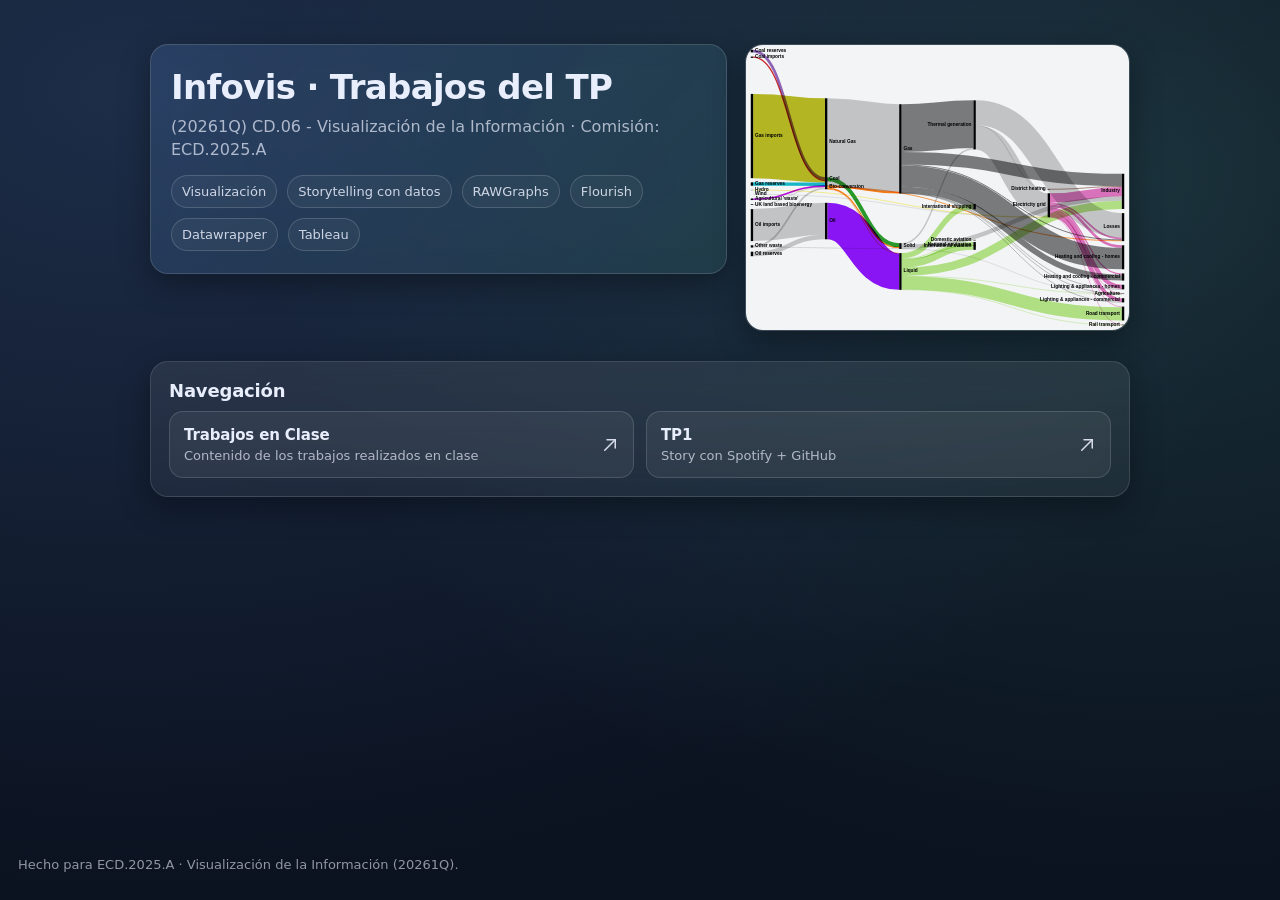
<file: index.html>
<!DOCTYPE html>
<html>
<head>
  <meta charset="utf-8">
  <meta name="viewport" content="width=device-width">
  <meta name="theme-color" content="#0b1220">
  <link rel="icon" type="image/png" href="TP1/Final%20data/favicon.png" sizes="32x32" />
  <title>CD.06 Visualización de la Información (20261Q)</title>
  <link rel="stylesheet" href="styles.css">
</head>
<body>
  <div class="wrap">
    <header class="site-header">
      <div class="container">
        <div class="hero">
          <section class="brand" aria-label="Información de la materia">
            <h1>Infovis · Trabajos del TP</h1>
            <p>
              (20261Q) CD.06 - Visualización de la Información · Comisión: ECD.2025.A
            </p>
            <div class="chip-row" aria-hidden="true">
              <div class="chip">Visualización</div>
              <div class="chip">Storytelling con datos</div>
              <div class="chip">RAWGraphs </div>
              <div class="chip">Flourish</div>
              <div class="chip">Datawrapper</div>
              <div class="chip">Tableau</div>
            </div>
          </section>

          <aside class="hero-visual" aria-label="Visualización decorativa">
            <img src="Trabajos en Clase/sankey.svg" alt="Sankey decorativo">
          </aside>
        </div>
      </div>
    </header>

    <main class="main">
      <div class="container">
        <section class="card">
          <h2>Navegación</h2>

          <div class="nav">
            <a class="btn" href="Trabajos%20en%20Clase/index.html">
              <div class="label">
                <strong>Trabajos en Clase</strong>
                <span>Contenido de los trabajos realizados en clase</span>
              </div>
              <svg class="icon" viewBox="0 0 24 24" fill="none" aria-hidden="true">
                <path d="M8 5h11v11" stroke="currentColor" stroke-width="2" stroke-linecap="round"/>
                <path d="M19 5 5 19" stroke="currentColor" stroke-width="2" stroke-linecap="round"/>
              </svg>
            </a>

            <a class="btn" href="TP1">
              <div class="label">
                <strong>TP1</strong>
                <span>Story con Spotify + GitHub</span>
              </div>
              <svg class="icon" viewBox="0 0 24 24" fill="none" aria-hidden="true">
                <path d="M8 5h11v11" stroke="currentColor" stroke-width="2" stroke-linecap="round"/>
                <path d="M19 5 5 19" stroke="currentColor" stroke-width="2" stroke-linecap="round"/>
              </svg>
            </a>
          </div>
        </section>
      </div>
    </main>

    <footer>
      Hecho para ECD.2025.A · Visualización de la Información (20261Q).
    </footer>
  </div>
</body>
</html>
</file>
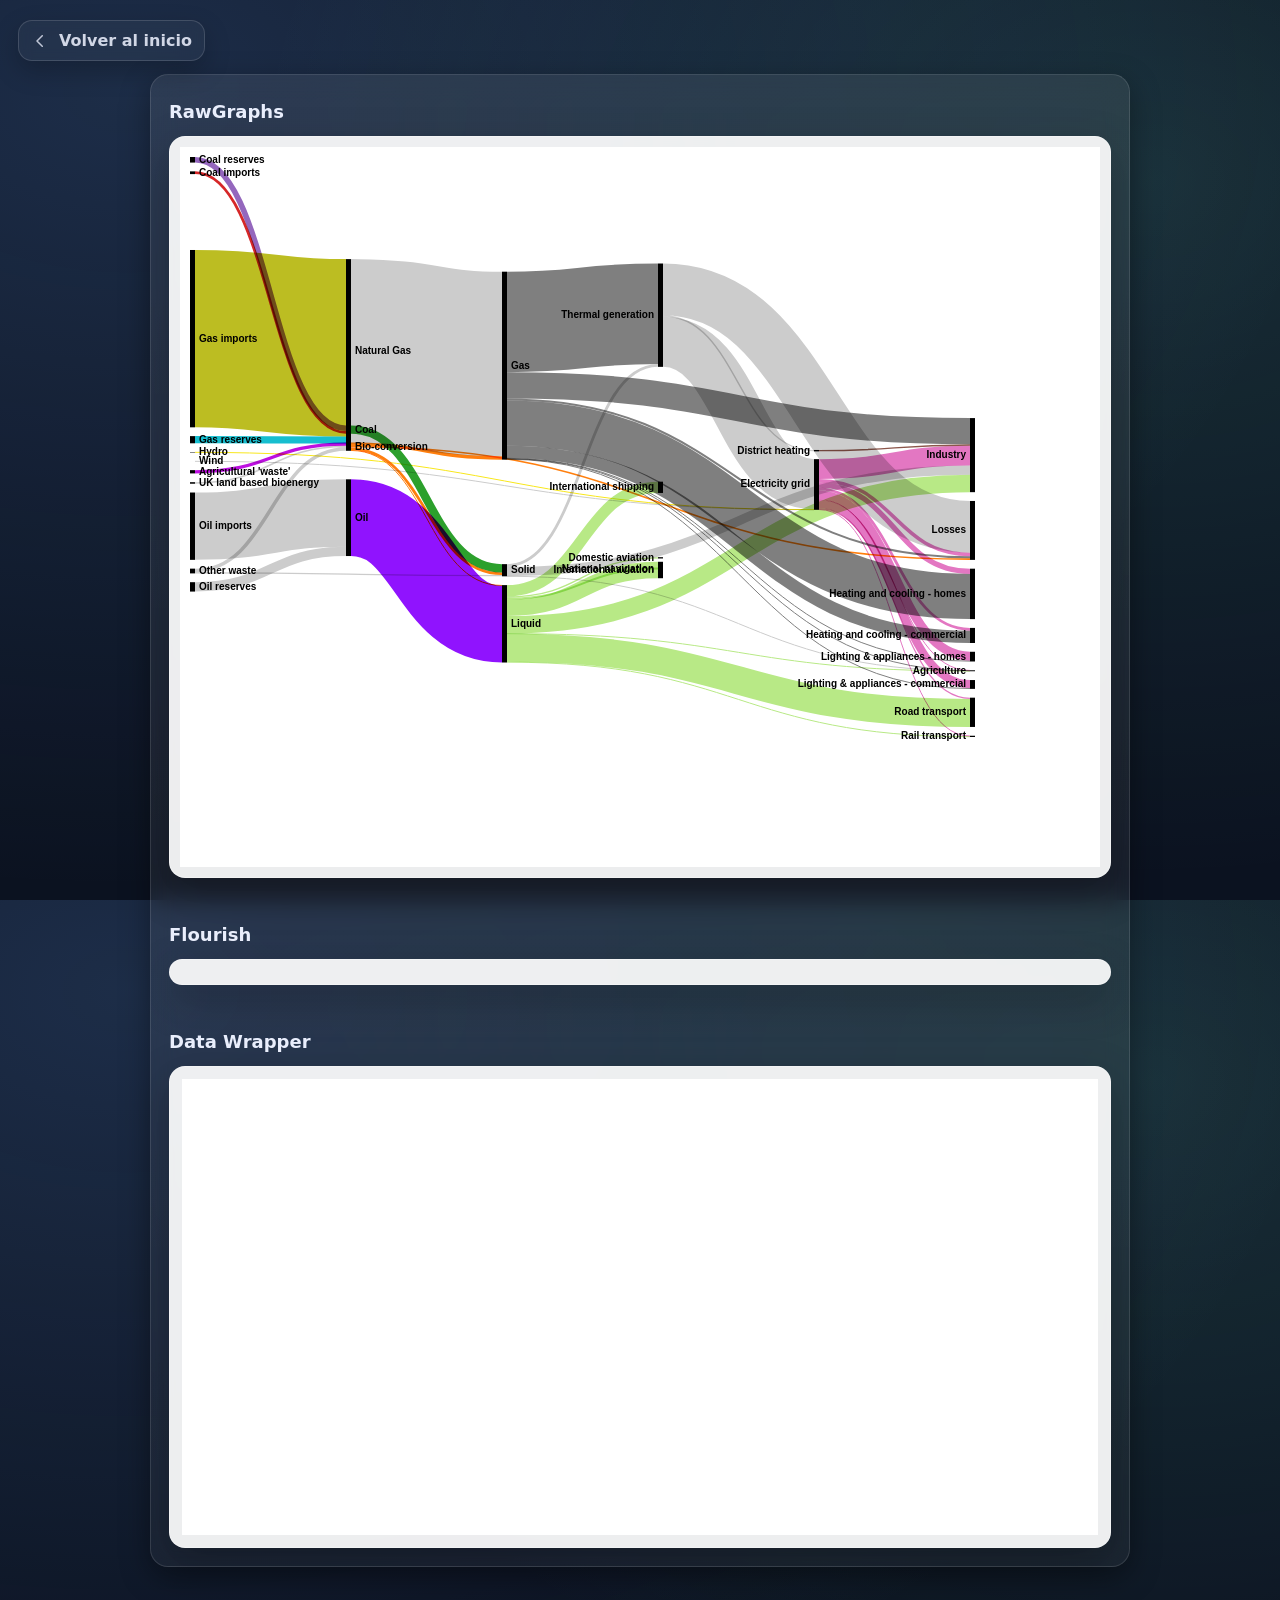
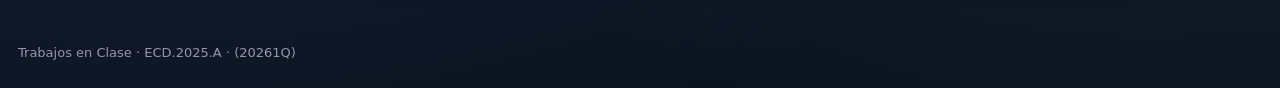
<file: Trabajos en Clase/index.html>
<!DOCTYPE html>
<html>
<head>
  <meta charset="utf-8">
  <meta name="viewport" content="width=device-width">
  <meta name="theme-color" content="#0b1220">
  <link rel="icon" type="image/png" href="https://nicomoccagatta.github.io/infovis/TP1/Final%20data/favicon.png" sizes="32x32" />
  <title>Trabajos en Clase - CD.06 Visualización de la Información (20261Q)</title>
  <link rel="stylesheet" href="../styles.css">
</head>
<body>
  <div class="wrap">
    <header class="site-header">
      <div class="container">
        <a class="back" href="../index.html">
          <svg class="icon" viewBox="0 0 24 24" fill="none" aria-hidden="true">
            <path d="M15 5 8 12l7 7" stroke="currentColor" stroke-width="2" stroke-linecap="round" stroke-linejoin="round"/>
          </svg>
          Volver al inicio
        </a>
      </div>
    </header>

    <main class="main">
      <div class="container content">
        <section class="card">
          <a href="https://www.rawgraphs.io/"><h1>RawGraphs</h1></a>
          <div class="viz-surface viz-sankey" aria-label="Gráfico de DataGraph.io">
            <object
              class="viz-object"
              type="image/svg+xml"
              data="sankey.svg"
              aria-label="SVG Sankey interactivo"
            ></object>
          </div>

          <br/><br/>
          <h1>Flourish</h1>
          <div class="viz-surface" aria-label="Embed de Flourish">
            <div class="flourish-embed flourish-chart" data-src="visualisation/28050380">
              <script src="https://public.flourish.studio/resources/embed.js"></script>
              <noscript>
                <img src="https://public.flourish.studio/visualisation/28050380/thumbnail" width="100%" alt="visualization" />
              </noscript>
            </div>
          </div>

          <br/><br/>
          <h1>Data Wrapper</h1>
          <div class="viz-surface" aria-label="Gráfico de Datawrapper">
            <div style="min-height:456px" id="datawrapper-vis-mXJQk">
              <script
                type="text/javascript"
                defer
                src="https://datawrapper.dwcdn.net/mXJQk/embed.js"
                charset="utf-8"
                data-target="#datawrapper-vis-mXJQk"
              ></script>
              <noscript>
                <img src="https://datawrapper.dwcdn.net/mXJQk/full.png" alt="Toppings by Gender (Range Plot)" />
              </noscript>
            </div>
          </div>
        </section>
      </div>
    </main>

    <footer>
      Trabajos en Clase · ECD.2025.A · (20261Q)
    </footer>
  </div>
</body>
</html>
</file>
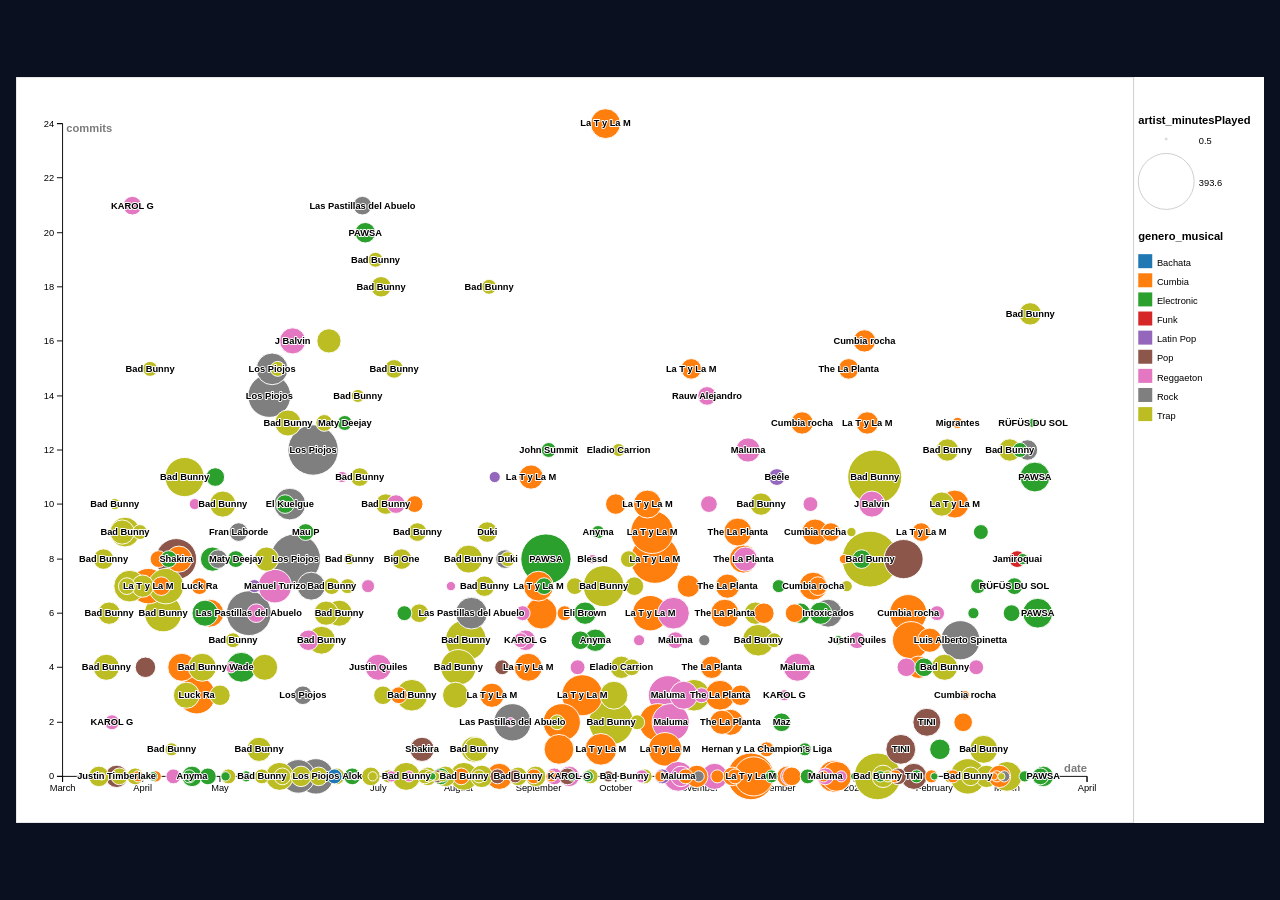
<file: TP1/rawgraph-fullscreen.html>
<!DOCTYPE html>
<html lang="es">
  <head>
    <meta charset="UTF-8" />
    <meta name="viewport" content="width=device-width, initial-scale=1.0" />
    <title>RAWGraphs | Pantalla completa</title>
    <style>
      html,
      body {
        width: 100%;
        height: 100%;
        margin: 0;
        background: #0a1020;
        font-family: ui-sans-serif, system-ui, -apple-system, Segoe UI, Roboto, Helvetica, Arial, sans-serif;
      }

      body {
        display: grid;
        place-items: center;
        padding: 16px;
        box-sizing: border-box;
      }

      .fullscreen-viz {
        width: 100%;
        height: 100%;
        display: grid;
        place-items: center;
      }

      .fullscreen-viz img {
        max-width: 100%;
        max-height: 100%;
        width: auto;
        height: auto;
        object-fit: contain;
        display: block;
      }
    </style>
  </head>
  <body>
    <main class="fullscreen-viz" aria-label="Gráfico RawGraphs en pantalla completa">
      <img src="Graficos/RawGraphs/app-rawgraphs-io.svg" alt="Gráfico RawGraphs" />
    </main>
  </body>
</html>
</file>
<file: styles.css>
:root{
  --bg: #0b1220;
  --panel: rgba(255, 255, 255, 0.06);
  --text: #e9eefc;
  --muted: rgba(233, 238, 252, 0.7);
  --accent: #6ea8fe;
  --accent3: #78ffdc;
  --stroke: rgba(255, 255, 255, 0.12);
  --shadow: 0 10px 30px rgba(0, 0, 0, 0.35);
}

*{ box-sizing:border-box; }

html,body{ height:100%; }

body{
  margin:0;
  font-family: ui-sans-serif, system-ui, -apple-system, Segoe UI, Roboto, Helvetica, Arial, "Apple Color Emoji","Segoe UI Emoji";
  color:var(--text);
  background:
    radial-gradient(1200px 800px at 10% 10%, rgba(110, 168, 254, 0.18), transparent),
    radial-gradient(900px 700px at 90% 20%, rgba(120, 255, 220, 0.12), transparent),
    var(--bg);
}

a{
  color: inherit;
  text-decoration: none;
}

.wrap{
  min-height:100%;
  display:flex;
  flex-direction:column;
}

.site-header{
  padding: 44px 18px 18px;
}

.container{
  width: min(980px, calc(100% - 36px));
  margin: 0 auto;
}

.hero{
  display:grid;
  grid-template-columns: 1.2fr 0.8fr;
  gap: 18px;
  align-items: start;
}

.brand{
  background: linear-gradient(135deg, rgba(110, 168, 254, 0.16), rgba(120, 255, 220, 0.08));
  border: 1px solid rgba(255, 255, 255, 0.14);
  border-radius: 18px;
  padding: 22px 20px;
  box-shadow: var(--shadow);
  backdrop-filter: blur(10px);
}

.brand h1{
  margin:0 0 8px;
  font-size: clamp(22px, 3vw, 34px);
  letter-spacing: -0.02em;
}

.brand p{
  margin:0;
  color:var(--muted);
  line-height: 1.45;
}

.chip-row{
  display:flex;
  flex-wrap:wrap;
  gap:10px;
  margin-top: 14px;
}

.chip{
  padding: 8px 10px;
  border-radius: 999px;
  border: 1px solid rgba(255,255,255,0.16);
  background: rgba(255,255,255,0.04);
  color: rgba(233,238,252,0.86);
  font-size: 13px;
}

.hero-visual{
  border-radius: 18px;
  border: 1px solid var(--stroke);
  background: rgba(255,255,255,0.04);
  box-shadow: var(--shadow);
  overflow:hidden;
  backdrop-filter: blur(8px);
  min-height: 210px;
}

.hero-visual img{
  width:100%;
  height:100%;
  object-fit: cover;
  display:block;
  opacity: 0.95;
}

.main{
  padding: 12px 0 60px;
}

.grid{
  display:grid;
  grid-template-columns: 1fr;
  gap: 14px;
}

.card{
  background: linear-gradient(180deg, rgba(255,255,255,0.08), rgba(255,255,255,0.05));
  border: 1px solid var(--stroke);
  border-radius: 18px;
  padding: 18px;
  box-shadow: var(--shadow);
  backdrop-filter: blur(12px);
}

.card h2{
  margin: 0 0 10px;
  font-size: 18px;
  letter-spacing: -0.01em;
}

.nav{
  display:grid;
  grid-template-columns: 1fr 1fr;
  gap: 12px;
}

.btn{
  display:flex;
  align-items:center;
  justify-content:space-between;
  gap: 10px;
  padding: 14px 14px;
  border-radius: 14px;
  border: 1px solid rgba(255,255,255,0.14);
  background: rgba(255, 255, 255, 0.06);
  transition: transform 160ms ease, opacity 160ms ease, background 160ms ease, border-color 160ms ease;
  min-height: 54px;
}

.btn:hover{
  transform: translateY(-2px);
  background: rgba(255,255,255,0.09);
  border-color: rgba(110, 168, 254, 0.45);
}

.btn:focus-visible{
  outline: 3px solid rgba(110, 168, 254, 0.45);
  outline-offset: 3px;
}

.btn .label{
  display:flex;
  flex-direction:column;
  gap: 4px;
}

.btn .label strong{
  font-size: 15px;
  letter-spacing: -0.01em;
}

.btn .label span{
  font-size: 13px;
  color: var(--muted);
}

.icon{
  width: 18px;
  height: 18px;
  flex: 0 0 auto;
  opacity: 0.9;
}

.back {
  position: absolute;
  top: 20px;
  left: 18px;
  z-index: 10;
  display: inline-flex;
  align-items: center;
  gap: 10px;
  padding: 10px 12px;
  border-radius: 14px;
  border: 1px solid rgba(255, 255, 255, 0.14);
  background: rgba(255, 255, 255, 0.04);
  color: rgba(233, 238, 252, 0.88);
  font-weight: 700;
  text-decoration: none;
  pointer-events: auto;
  backdrop-filter: blur(6px);
  box-shadow: 0 10px 26px rgba(0, 0, 0, 0.22);
  margin: 0 auto;
  font-weight: 700;
}

.back:hover {
  border-color: rgba(110, 168, 254, 0.45);
  background: rgba(255, 255, 255, 0.07);
}

.back:focus-visible {
  outline: 3px solid rgba(110, 168, 254, 0.45);
  outline-offset: 3px;
}

.content h1{
  margin: 8px 0 14px;
  font-size: 18px;
}

.content object,
.content .flourish-embed,
.content #datawrapper-vis-mXJQk{
  width: 100%;
}

.viz-surface{
  width: 100%;
  background: rgba(255, 255, 255, 0.92);
  border: 1px solid rgba(255, 255, 255, 0.35);
  border-radius: 16px;
  padding: 12px;
  box-shadow: 0 14px 40px rgba(0,0,0,0.25);
}

.viz-surface.viz-sankey{
  padding: 10px;
}

/* El <object> NO respeta bien `height:auto`, por eso antes se recortaba.
   Forzamos una altura responsive para que el SVG muestre todo y conserve tooltips. */
.viz-surface .viz-object{
  display:block;
  width: 100%;
  height: clamp(320px, 62vw, 720px);
  background: #ffffff;
}

.viz-img{
  width: 100%;
  height: auto;
  display: block;
}

.viz-surface iframe{
  background: #ffffff !important;
  border-radius: 12px;
  filter: contrast(1.18) saturate(1.12);
}

.viz-surface .flourish-embed{
  background: transparent;
}

.viz-surface #datawrapper-vis-mXJQk{
  background: #ffffff;
}

footer{
  margin-top:auto;
  padding: 18px 18px 28px;
  color: rgba(233,238,252,0.6);
  font-size: 13px;
}

@media (max-width: 720px){
  .hero{
    grid-template-columns: 1fr;
  }
  .nav{
    grid-template-columns: 1fr;
  }
}
</file>
